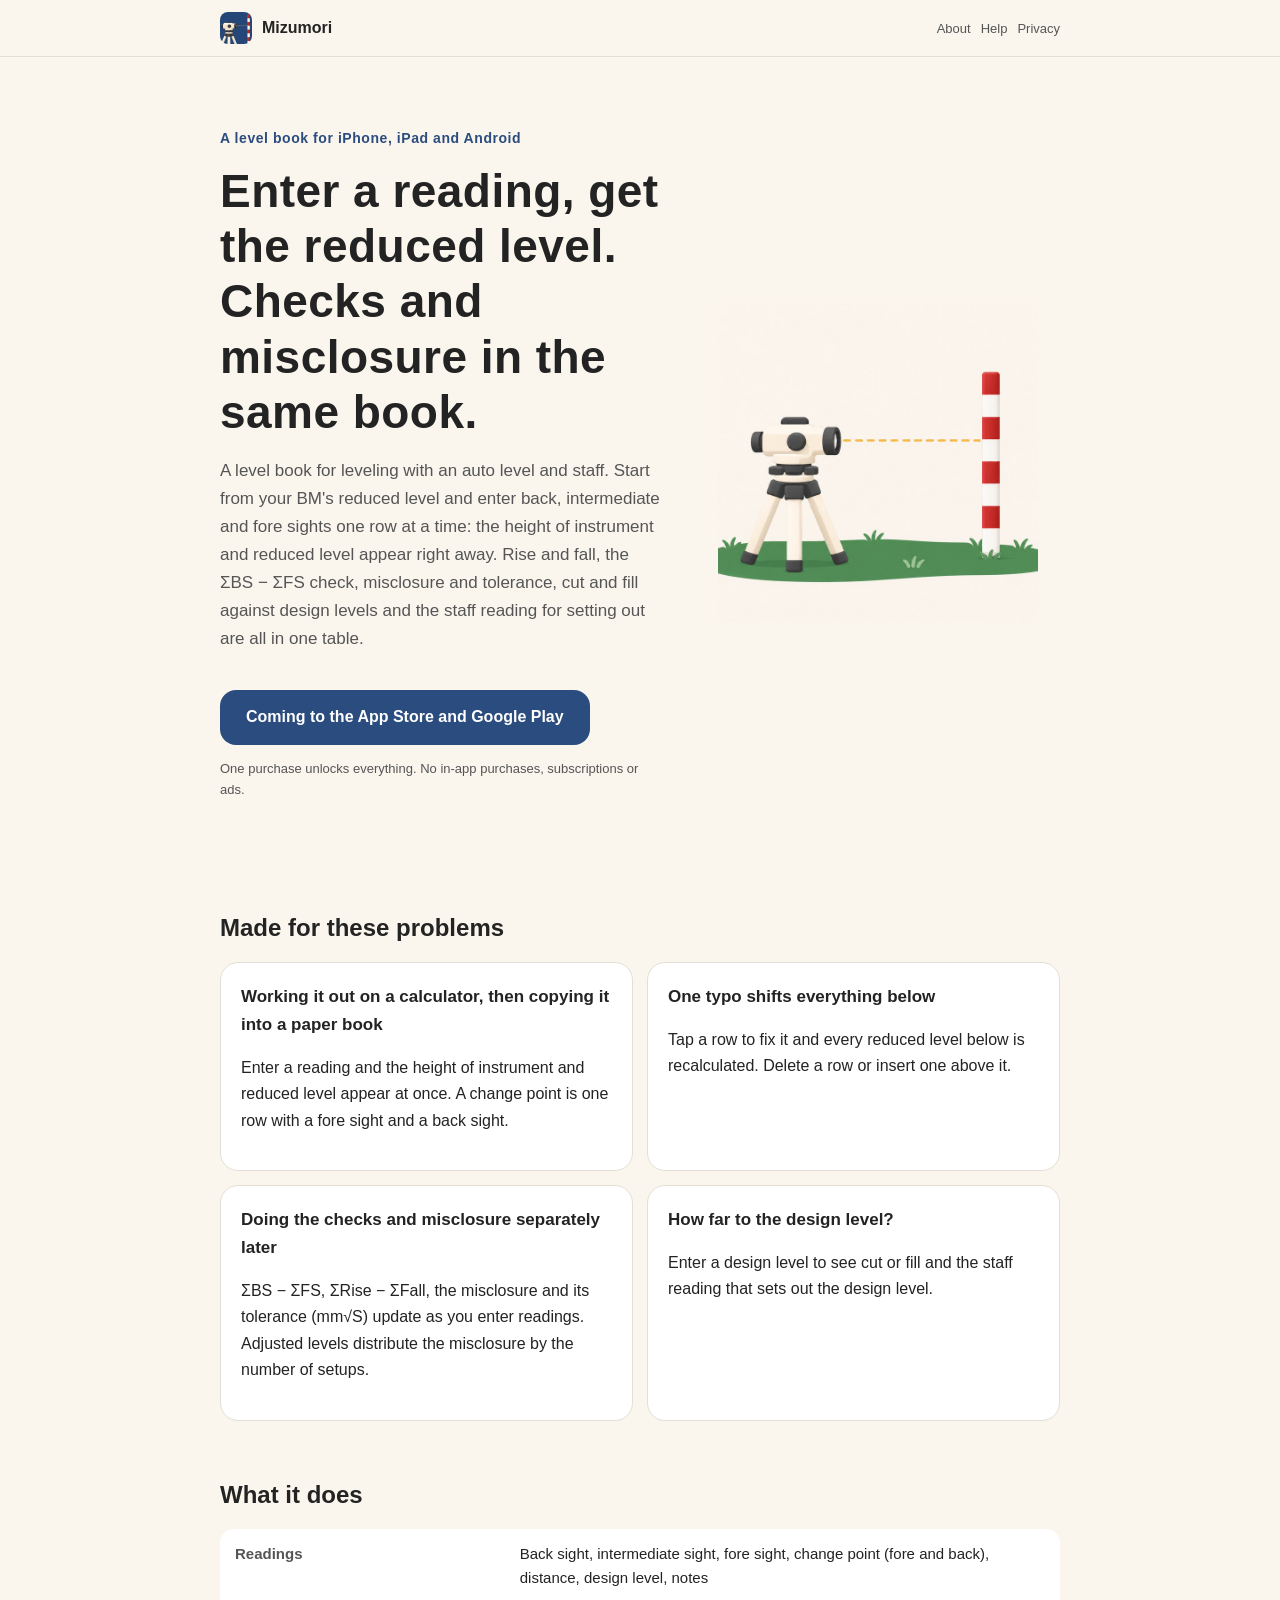
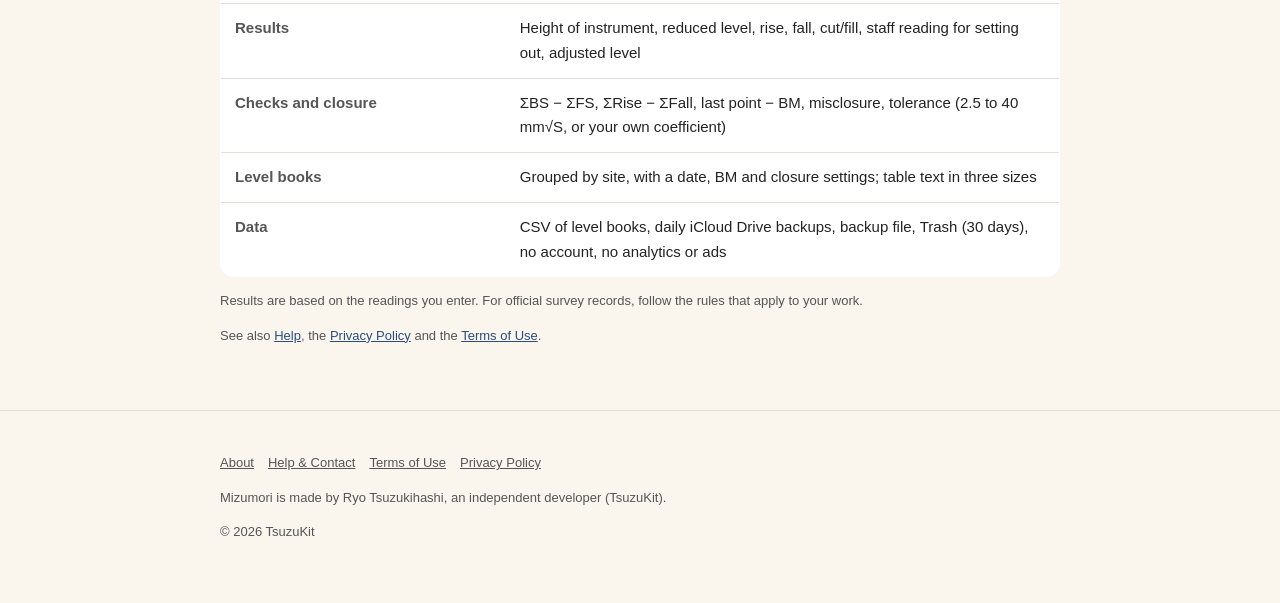
<file: index.html>
<!DOCTYPE html>
<html lang="ja" data-title-ja="みずもり｜レベル測量の野帳・水準測量の計算" data-title-en="Mizumori | Leveling field book">
<head>
<meta charset="UTF-8">
<meta name="viewport" content="width=device-width, initial-scale=1">
<script>(function(){var l=navigator.languages&&navigator.languages.length?navigator.languages:[navigator.language||"ja"],p="en";for(var i=0;i<l.length;i++){var c=String(l[i]).toLowerCase();if(c.indexOf("ja")===0){p="ja";break}if(c.indexOf("en")===0){p="en";break}}var d=document.documentElement;d.lang=p;var t=d.getAttribute("data-title-"+p);if(t){document.title=t}})();</script>
<title>みずもり｜レベル測量の野帳・水準測量の計算</title>
<meta name="description" content="読みを打てば、その場で器械高と地盤高。器高式と昇降式・検算・閉合差と配分・計画高との差と丁張の読みまで1つの野帳で。買い切り・広告なし。 / Enter a reading, get the reduced level. HI and rise-and-fall in one level book, with checks, misclosure and adjustment, cut and fill, and setting-out staff readings. One purchase, no ads.">
<meta property="og:title" content="みずもり｜レベル測量の野帳・水準測量の計算">
<meta property="og:description" content="読みを打てば、その場で器械高と地盤高。器高式と昇降式・検算・閉合差と配分・計画高との差と丁張の読みまで1つの野帳で。買い切り・広告なし。">
<meta property="og:type" content="website">
<meta property="og:url" content="https://mizumori.tsuzukit.com/">
<meta property="og:image" content="https://mizumori.tsuzukit.com/assets/og.jpg">
<link rel="icon" href="assets/icon.png">
<link rel="apple-touch-icon" href="assets/icon.png">
<link rel="stylesheet" href="style.css">
</head>
<body>
<div data-l="ja" lang="ja">
<header class="site"><div class="wrap">
<a class="brand" href="./"><img src="assets/icon.png" alt="" width="32" height="32">みずもり</a>
<nav class="site"><a href="./">紹介</a><a href="support.html">使い方</a><a href="privacy.html">プライバシー</a></nav>
</div></header>
<main class="wrap">
<section class="hero">
<div>
<p class="eyebrow">iPhone・iPad・Android のレベル測量の野帳</p>
<h1>読みを打てば、その場で地盤高。<br>検算も閉合差も、同じ野帳で。</h1>
<p class="lead">オートレベルと標尺で高さを測る、水準測量の野帳です。BM の地盤高から、後視・中間視・前視を1行ずつ打つたびに、器械高と地盤高が出ます。昇降式の昇・降、Σ後視 − Σ前視の検算、閉合差と許容、計画高との差（切土・盛土）と丁張の標尺の読みまで、1つの表に出します。</p>
<a class="cta" href="#store" id="store">App Store・Google Play で配信予定</a>
<p class="note">買い切りで全部の機能が使え、アプリ内課金・サブスクリプション・広告はありません。</p>
</div>
<img src="assets/hero.jpg" alt="現場でオートレベルと標尺を使って高さを測っている様子のイラスト" width="360">
</section>

<h2>こんな困りごとのために</h2>
<div class="grid two">
<div class="card"><h3>現場で電卓を叩いて、紙の野帳に写す</h3><p>読みを打つと、器械高と地盤高がその場で出ます。盛替えは同じ行に前視と後視を打つだけです。</p></div>
<div class="card"><h3>1つ打ち間違えると、下が全部ずれる</h3><p>行を押して直すと、その下の地盤高まで計算し直します。行を消す・上に足すもできます。</p></div>
<div class="card"><h3>検算と閉合差を、あとで別に計算している</h3><p>Σ後視 − Σ前視、Σ昇 − Σ降、閉合差と許容（mm√S）を、打つたびに出します。閉合差を器械点の数で配った「直した高さ」も出ます。</p></div>
<div class="card"><h3>計画高まであと何 cm か、すぐ知りたい</h3><p>計画高を入れると、切土・盛土と、計画高を出すために標尺で読む値（丁張）が出ます。</p></div>
</div>

<h2>できること</h2>
<table>
<tr><th>読み</th><td>後視・中間視・前視・盛替え（前視と後視）・距離・計画高・メモ</td></tr>
<tr><th>出す値</th><td>器械高・地盤高・昇・降・切盛・標尺の読み（丁張）・直した高さ</td></tr>
<tr><th>検算と閉合</th><td>Σ後視 − Σ前視・Σ昇 − Σ降・最後の点 − BM・閉合差・許容（1級 2.5〜簡易 40 mm√S・係数も入れられる）</td></tr>
<tr><th>野帳</th><td>現場ごとにまとめる・日付・BM・閉合の決まり・表の字の大きさ（3段）</td></tr>
<tr><th>データ</th><td>野帳の CSV・iCloud Drive の毎日の控え・控えのファイル・ゴミ箱（30日）・アカウントなし・解析と広告なし</td></tr>
</table>
<p class="note">計算は入れた読みをもとにしたものです。公共測量の成果としての扱いは、それぞれの規程に従ってください。</p>
<p class="note"><a href="support.html">使い方</a>・<a href="privacy.html">プライバシーポリシー</a>・<a href="terms.html">利用規約</a>もご覧ください。</p>
</main>
<footer class="site"><div class="wrap">
<p><a href="./">紹介</a><a href="support.html">使い方とお問い合わせ</a><a href="terms.html">利用規約</a><a href="privacy.html">プライバシーポリシー</a></p>
<p>みずもりは、個人開発者の續橋涼（TsuzuKit）が作っているアプリです。</p>
<p>© 2026 TsuzuKit</p>
</div></footer>
</div>
<div data-l="en" lang="en">
<header class="site"><div class="wrap">
<a class="brand" href="./"><img src="assets/icon.png" alt="" width="32" height="32">Mizumori</a>
<nav class="site"><a href="./">About</a><a href="support.html">Help</a><a href="privacy.html">Privacy</a></nav>
</div></header>
<main class="wrap">
<section class="hero">
<div>
<p class="eyebrow">A level book for iPhone, iPad and Android</p>
<h1>Enter a reading, get the reduced level.<br>Checks and misclosure in the same book.</h1>
<p class="lead">A level book for leveling with an auto level and staff. Start from your BM's reduced level and enter back, intermediate and fore sights one row at a time: the height of instrument and reduced level appear right away. Rise and fall, the ΣBS − ΣFS check, misclosure and tolerance, cut and fill against design levels and the staff reading for setting out are all in one table.</p>
<a class="cta" href="#store" id="store">Coming to the App Store and Google Play</a>
<p class="note">One purchase unlocks everything. No in-app purchases, subscriptions or ads.</p>
</div>
<img src="assets/hero.jpg" alt="Illustration of leveling on site with an auto level and a staff" width="360">
</section>

<h2>Made for these problems</h2>
<div class="grid two">
<div class="card"><h3>Working it out on a calculator, then copying it into a paper book</h3><p>Enter a reading and the height of instrument and reduced level appear at once. A change point is one row with a fore sight and a back sight.</p></div>
<div class="card"><h3>One typo shifts everything below</h3><p>Tap a row to fix it and every reduced level below is recalculated. Delete a row or insert one above it.</p></div>
<div class="card"><h3>Doing the checks and misclosure separately later</h3><p>ΣBS − ΣFS, ΣRise − ΣFall, the misclosure and its tolerance (mm√S) update as you enter readings. Adjusted levels distribute the misclosure by the number of setups.</p></div>
<div class="card"><h3>How far to the design level?</h3><p>Enter a design level to see cut or fill and the staff reading that sets out the design level.</p></div>
</div>

<h2>What it does</h2>
<table>
<tr><th>Readings</th><td>Back sight, intermediate sight, fore sight, change point (fore and back), distance, design level, notes</td></tr>
<tr><th>Results</th><td>Height of instrument, reduced level, rise, fall, cut/fill, staff reading for setting out, adjusted level</td></tr>
<tr><th>Checks and closure</th><td>ΣBS − ΣFS, ΣRise − ΣFall, last point − BM, misclosure, tolerance (2.5 to 40 mm√S, or your own coefficient)</td></tr>
<tr><th>Level books</th><td>Grouped by site, with a date, BM and closure settings; table text in three sizes</td></tr>
<tr><th>Data</th><td>CSV of level books, daily iCloud Drive backups, backup file, Trash (30 days), no account, no analytics or ads</td></tr>
</table>
<p class="note">Results are based on the readings you enter. For official survey records, follow the rules that apply to your work.</p>
<p class="note">See also <a href="support.html">Help</a>, the <a href="privacy.html">Privacy Policy</a> and the <a href="terms.html">Terms of Use</a>.</p>
</main>
<footer class="site"><div class="wrap">
<p><a href="./">About</a><a href="support.html">Help & Contact</a><a href="terms.html">Terms of Use</a><a href="privacy.html">Privacy Policy</a></p>
<p>Mizumori is made by Ryo Tsuzukihashi, an independent developer (TsuzuKit).</p>
<p>© 2026 TsuzuKit</p>
</div></footer>
</div>
</body>
</html>
</file>
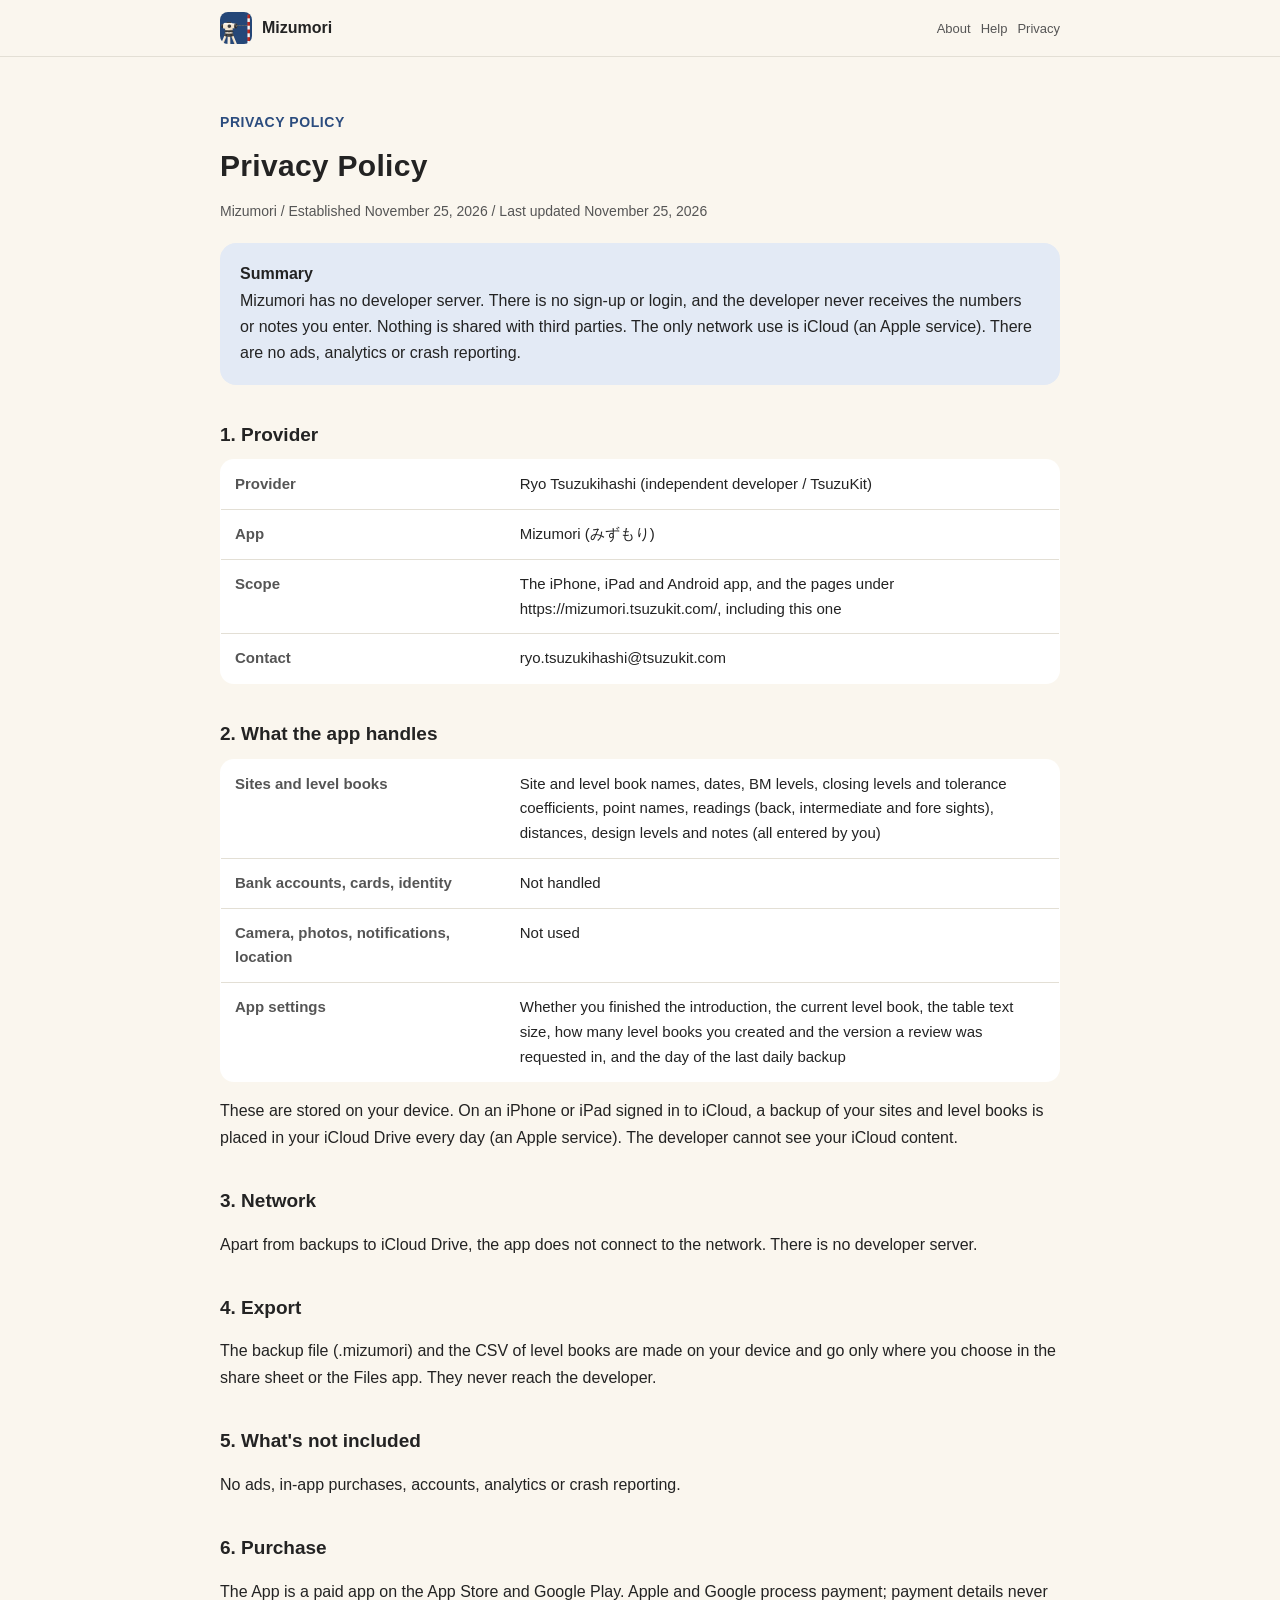
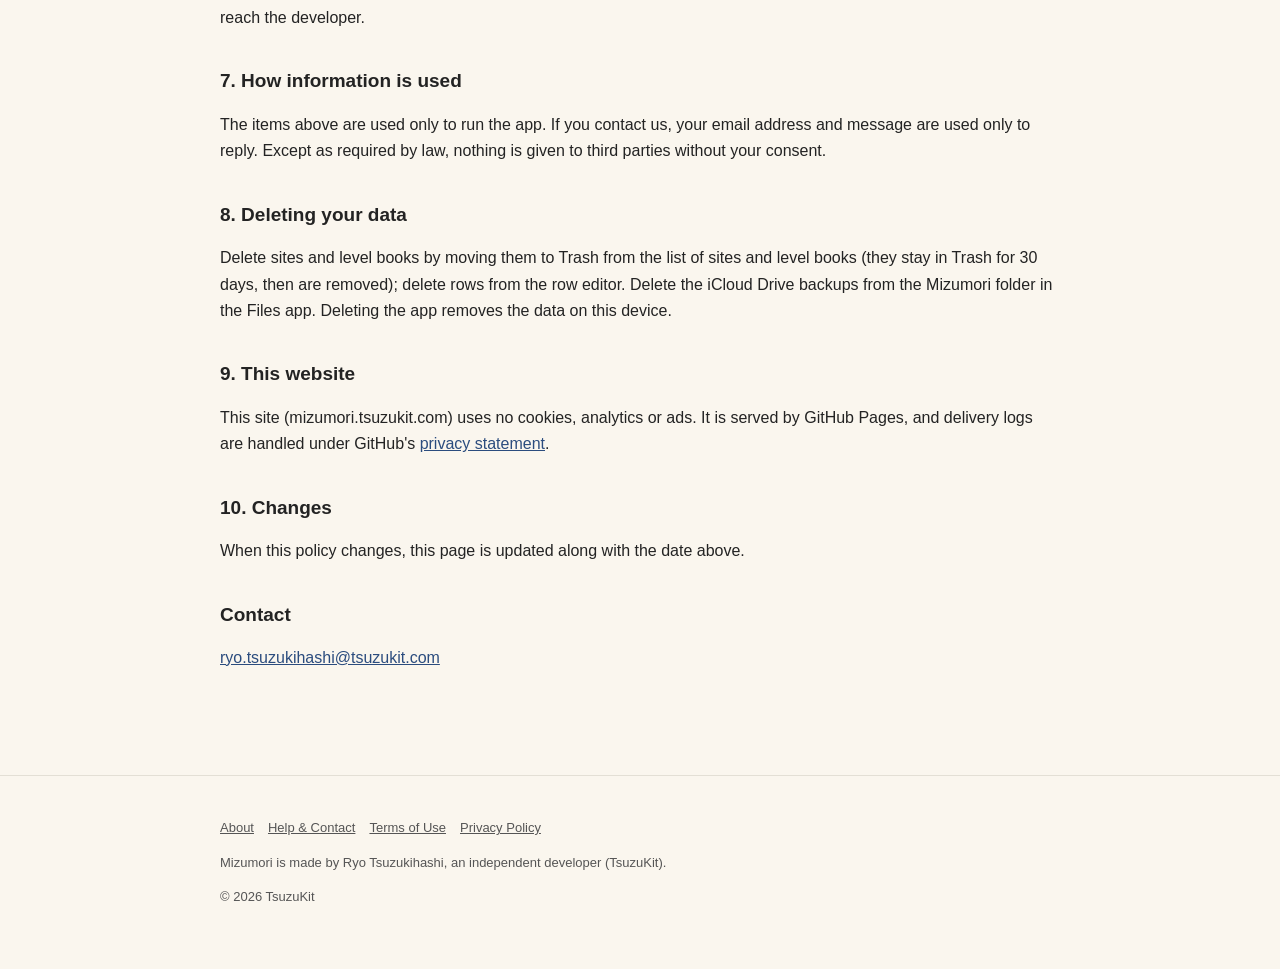
<file: privacy.html>
<!DOCTYPE html>
<html lang="ja" data-title-ja="プライバシーポリシー - みずもり" data-title-en="Privacy Policy - Mizumori">
<head>
<meta charset="UTF-8">
<meta name="viewport" content="width=device-width, initial-scale=1">
<script>(function(){var l=navigator.languages&&navigator.languages.length?navigator.languages:[navigator.language||"ja"],p="en";for(var i=0;i<l.length;i++){var c=String(l[i]).toLowerCase();if(c.indexOf("ja")===0){p="ja";break}if(c.indexOf("en")===0){p="en";break}}var d=document.documentElement;d.lang=p;var t=d.getAttribute("data-title-"+p);if(t){document.title=t}})();</script>
<title>プライバシーポリシー - みずもり</title>
<meta name="description" content="みずもりのプライバシーポリシー。開発者は個人情報を集めません。測った値やメモは端末の外に送りません。 / Privacy Policy for Mizumori. The developer collects no personal information. Your readings and notes never leave your device.">
<meta property="og:title" content="プライバシーポリシー - みずもり">
<meta property="og:description" content="みずもりのプライバシーポリシー。開発者は個人情報を集めません。測った値やメモは端末の外に送りません。">
<meta property="og:type" content="website">
<meta property="og:url" content="https://mizumori.tsuzukit.com/privacy.html">
<meta property="og:image" content="https://mizumori.tsuzukit.com/assets/og.jpg">
<link rel="icon" href="assets/icon.png">
<link rel="apple-touch-icon" href="assets/icon.png">
<link rel="stylesheet" href="style.css">
</head>
<body>
<div data-l="ja" lang="ja">
<header class="site"><div class="wrap">
<a class="brand" href="./"><img src="assets/icon.png" alt="" width="32" height="32">みずもり</a>
<nav class="site"><a href="./">紹介</a><a href="support.html">使い方</a><a href="privacy.html">プライバシー</a></nav>
</div></header>
<main class="wrap">
<article class="doc">
<p class="eyebrow">PRIVACY POLICY</p>
<h1>プライバシーポリシー</h1>
<p class="meta">みずもり／制定日 2026年11月25日／改定日 2026年11月25日</p>
<div class="summary"><strong>このポリシーの要旨</strong><br>みずもりは、開発者のサーバーを持たないアプリです。アカウント登録やログインはなく、開発者があなたの打った数やメモを受け取ることはありません。第三者に渡すこともありません。通信は iCloud（Apple のサービス）だけです。広告、分析ツール、クラッシュを報告する仕組みは入れていません。</div>
<h2>1. 提供者</h2>
<table>
<tr><th>提供者</th><td>續橋涼（個人開発者 / TsuzuKit）</td></tr>
<tr><th>アプリ名</th><td>みずもり（英語名 Mizumori）</td></tr>
<tr><th>対象</th><td>iPhone・iPad・Android 向けアプリと、このページを含む https://mizumori.tsuzukit.com/ 配下のページ</td></tr>
<tr><th>連絡先</th><td>ryo.tsuzukihashi@tsuzukit.com</td></tr>
</table>
<h2>2. アプリが扱うもの</h2>
<table>
<tr><th>現場と野帳</th><td>現場と野帳の名前・日付・BM の地盤高・閉合の高さと許容の係数・測点の名前・読み（後視・中間視・前視）・距離・計画高・メモ（どれもあなたが入れたもの）</td></tr>
<tr><th>銀行の口座・カード・本人の情報</th><td>扱いません</td></tr>
<tr><th>カメラ・写真・通知・位置</th><td>使いません</td></tr>
<tr><th>アプリの設定</th><td>案内を終えたかどうか・いまの野帳・表の字の大きさ・作った野帳の数とレビューのお願いを出した版・毎日の控えの日</td></tr>
</table>
<p>これらは端末の中に保存します。iCloud に入っている iPhone・iPad では、現場と野帳の控えをあなたの iCloud Drive に毎日置きます（Apple のサービス）。開発者は、あなたの iCloud の中身を見ることはできません。</p>
<h2>3. 通信</h2>
<p>iCloud Drive への控えのほかに、通信はしません。開発者のサーバーはありません。</p>
<h2>4. 書き出し</h2>
<p>控えのファイル（.mizumori）と野帳の CSV は端末の中で作ります。送り先は、あなたが共有の画面やファイル App で選んだ場所です。開発者には届きません。</p>
<h2>5. 入れていないもの</h2>
<p>広告・アプリ内課金・アカウント登録・分析ツール・クラッシュの報告は入れていません。</p>
<h2>6. 購入</h2>
<p>本アプリは App Store と Google Play の有料アプリです。お支払いは Apple・Google が処理し、支払いの情報は開発者には届きません。</p>
<h2>7. 情報を使う目的</h2>
<p>上のものは、アプリを動かすためだけに使います。お問い合わせをいただいたときは、メールアドレスと内容をお返事のためだけに使います。法令にもとづく場合を除き、本人の同意なく第三者に渡すことはありません。</p>
<h2>8. 消したいとき</h2>
<p>現場と野帳は、現場と野帳の一覧からゴミ箱に入れて消せます（ゴミ箱に30日残り、そのあと消えます）。行は、行の窓から消せます。iCloud Drive の控えは、ファイル App の「Mizumori」のフォルダから消せます。アプリを消すと、端末の中のデータは消えます。</p>
<h2>9. このウェブサイトについて</h2>
<p>このサイト（mizumori.tsuzukit.com）は、Cookie も、アクセスを計測する仕組みも、広告も使っていません。サイトは GitHub Pages で配信しており、配信の記録は GitHub の <a href="https://docs.github.com/ja/site-policy/privacy-policies/github-general-privacy-statement">プライバシーについての声明</a> に沿って扱われます。</p>
<h2>10. 改定</h2>
<p>このポリシーを変えるときは、このページを書きかえ、上の改定日を新しくします。</p>
<h2>お問い合わせ</h2>
<p><a href="mailto:ryo.tsuzukihashi@tsuzukit.com">ryo.tsuzukihashi@tsuzukit.com</a></p>
</article>
</main>
<footer class="site"><div class="wrap">
<p><a href="./">紹介</a><a href="support.html">使い方とお問い合わせ</a><a href="terms.html">利用規約</a><a href="privacy.html">プライバシーポリシー</a></p>
<p>みずもりは、個人開発者の續橋涼（TsuzuKit）が作っているアプリです。</p>
<p>© 2026 TsuzuKit</p>
</div></footer>
</div>
<div data-l="en" lang="en">
<header class="site"><div class="wrap">
<a class="brand" href="./"><img src="assets/icon.png" alt="" width="32" height="32">Mizumori</a>
<nav class="site"><a href="./">About</a><a href="support.html">Help</a><a href="privacy.html">Privacy</a></nav>
</div></header>
<main class="wrap">
<article class="doc">
<p class="eyebrow">PRIVACY POLICY</p>
<h1>Privacy Policy</h1>
<p class="meta">Mizumori / Established November 25, 2026 / Last updated November 25, 2026</p>
<div class="summary"><strong>Summary</strong><br>Mizumori has no developer server. There is no sign-up or login, and the developer never receives the numbers or notes you enter. Nothing is shared with third parties. The only network use is iCloud (an Apple service). There are no ads, analytics or crash reporting.</div>
<h2>1. Provider</h2>
<table>
<tr><th>Provider</th><td>Ryo Tsuzukihashi (independent developer / TsuzuKit)</td></tr>
<tr><th>App</th><td>Mizumori (みずもり)</td></tr>
<tr><th>Scope</th><td>The iPhone, iPad and Android app, and the pages under https://mizumori.tsuzukit.com/, including this one</td></tr>
<tr><th>Contact</th><td>ryo.tsuzukihashi@tsuzukit.com</td></tr>
</table>
<h2>2. What the app handles</h2>
<table>
<tr><th>Sites and level books</th><td>Site and level book names, dates, BM levels, closing levels and tolerance coefficients, point names, readings (back, intermediate and fore sights), distances, design levels and notes (all entered by you)</td></tr>
<tr><th>Bank accounts, cards, identity</th><td>Not handled</td></tr>
<tr><th>Camera, photos, notifications, location</th><td>Not used</td></tr>
<tr><th>App settings</th><td>Whether you finished the introduction, the current level book, the table text size, how many level books you created and the version a review was requested in, and the day of the last daily backup</td></tr>
</table>
<p>These are stored on your device. On an iPhone or iPad signed in to iCloud, a backup of your sites and level books is placed in your iCloud Drive every day (an Apple service). The developer cannot see your iCloud content.</p>
<h2>3. Network</h2>
<p>Apart from backups to iCloud Drive, the app does not connect to the network. There is no developer server.</p>
<h2>4. Export</h2>
<p>The backup file (.mizumori) and the CSV of level books are made on your device and go only where you choose in the share sheet or the Files app. They never reach the developer.</p>
<h2>5. What's not included</h2>
<p>No ads, in-app purchases, accounts, analytics or crash reporting.</p>
<h2>6. Purchase</h2>
<p>The App is a paid app on the App Store and Google Play. Apple and Google process payment; payment details never reach the developer.</p>
<h2>7. How information is used</h2>
<p>The items above are used only to run the app. If you contact us, your email address and message are used only to reply. Except as required by law, nothing is given to third parties without your consent.</p>
<h2>8. Deleting your data</h2>
<p>Delete sites and level books by moving them to Trash from the list of sites and level books (they stay in Trash for 30 days, then are removed); delete rows from the row editor. Delete the iCloud Drive backups from the Mizumori folder in the Files app. Deleting the app removes the data on this device.</p>
<h2>9. This website</h2>
<p>This site (mizumori.tsuzukit.com) uses no cookies, analytics or ads. It is served by GitHub Pages, and delivery logs are handled under GitHub's <a href="https://docs.github.com/en/site-policy/privacy-policies/github-general-privacy-statement">privacy statement</a>.</p>
<h2>10. Changes</h2>
<p>When this policy changes, this page is updated along with the date above.</p>
<h2>Contact</h2>
<p><a href="mailto:ryo.tsuzukihashi@tsuzukit.com">ryo.tsuzukihashi@tsuzukit.com</a></p>
</article>
</main>
<footer class="site"><div class="wrap">
<p><a href="./">About</a><a href="support.html">Help & Contact</a><a href="terms.html">Terms of Use</a><a href="privacy.html">Privacy Policy</a></p>
<p>Mizumori is made by Ryo Tsuzukihashi, an independent developer (TsuzuKit).</p>
<p>© 2026 TsuzuKit</p>
</div></footer>
</div>
</body>
</html>
</file>
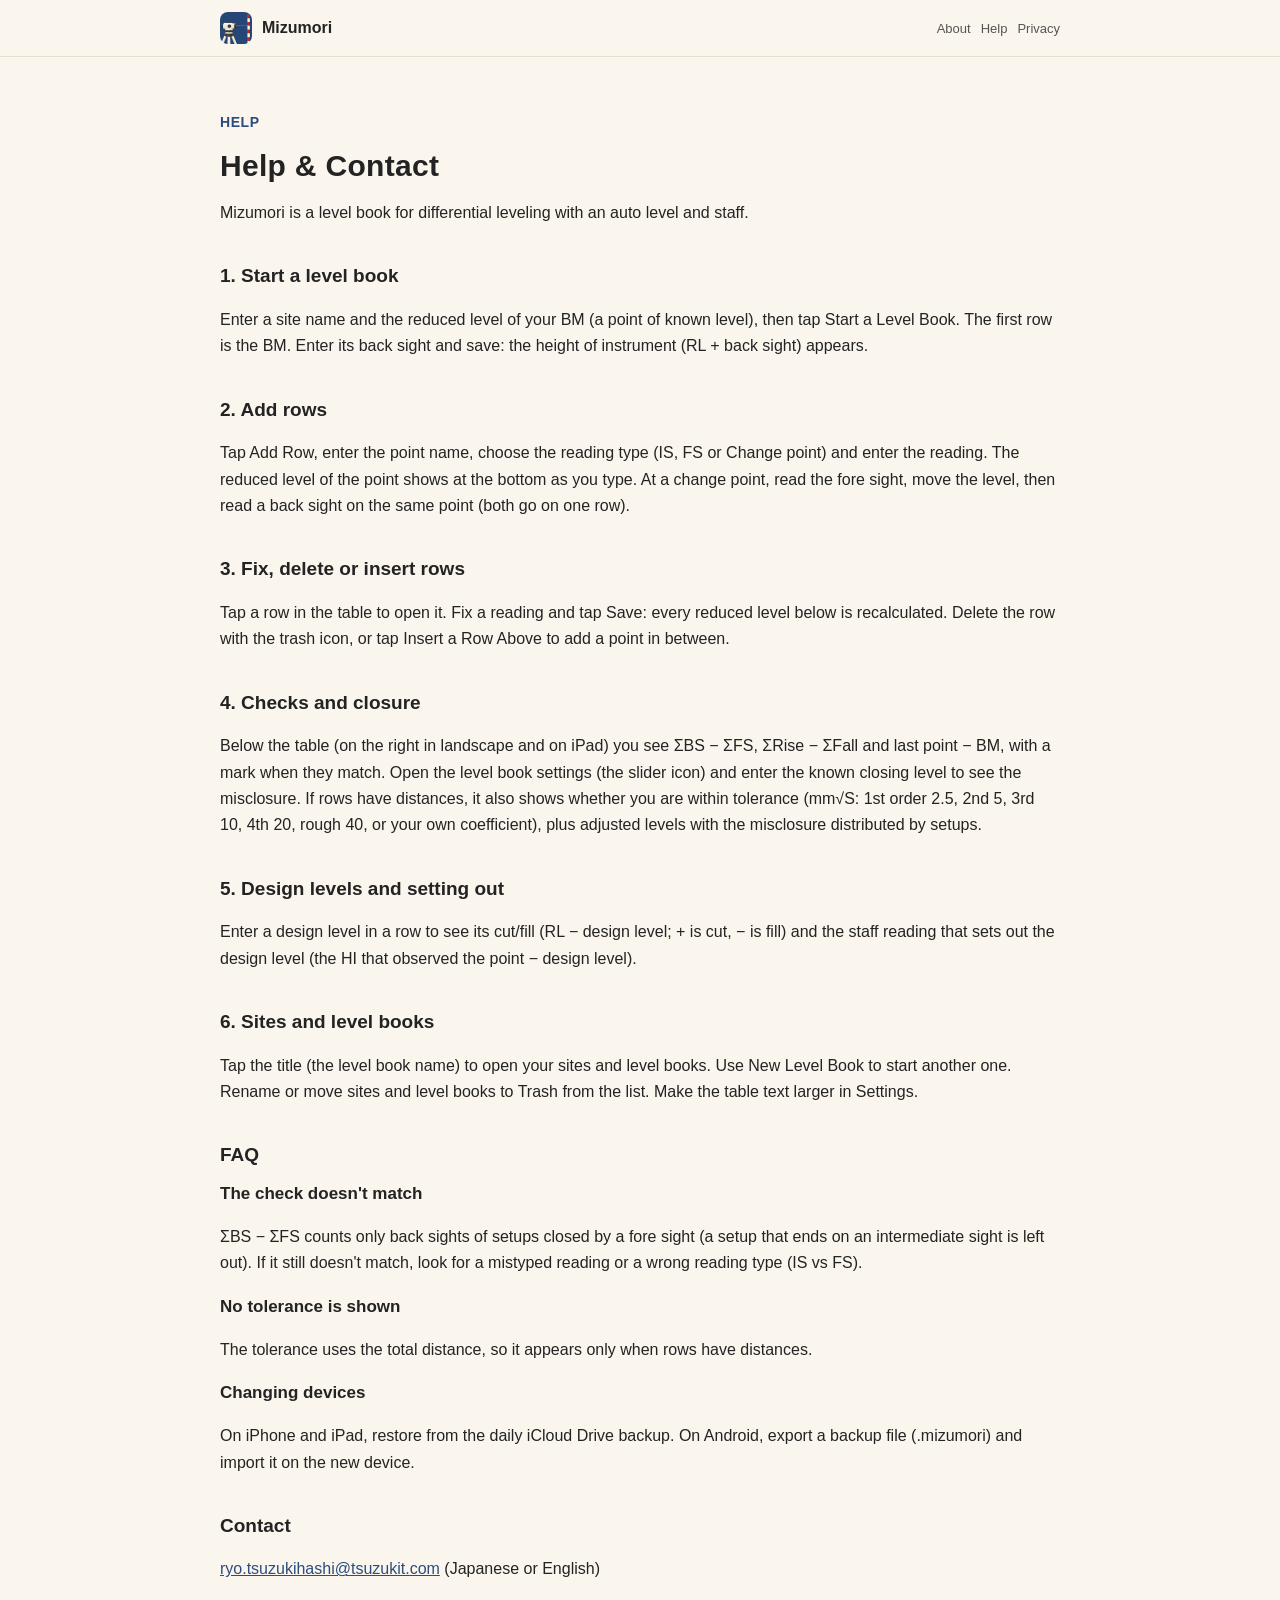
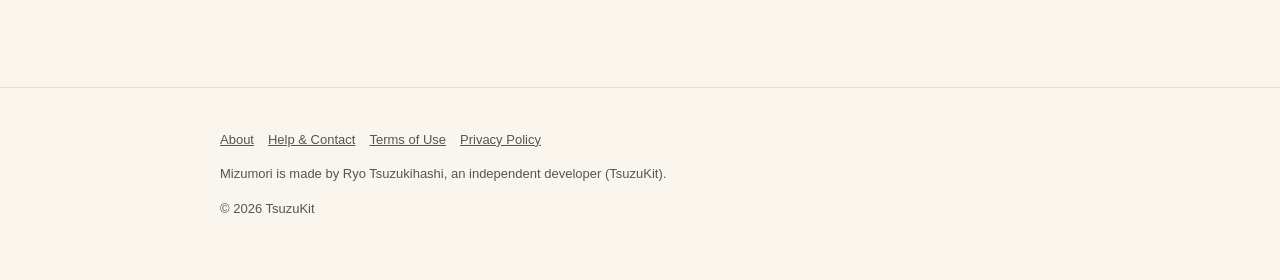
<file: support.html>
<!DOCTYPE html>
<html lang="ja" data-title-ja="使い方とお問い合わせ - みずもり" data-title-en="Help &amp; Contact - Mizumori">
<head>
<meta charset="UTF-8">
<meta name="viewport" content="width=device-width, initial-scale=1">
<script>(function(){var l=navigator.languages&&navigator.languages.length?navigator.languages:[navigator.language||"ja"],p="en";for(var i=0;i<l.length;i++){var c=String(l[i]).toLowerCase();if(c.indexOf("ja")===0){p="ja";break}if(c.indexOf("en")===0){p="en";break}}var d=document.documentElement;d.lang=p;var t=d.getAttribute("data-title-"+p);if(t){document.title=t}})();</script>
<title>使い方とお問い合わせ - みずもり</title>
<meta name="description" content="みずもりの使い方（野帳をはじめる・行を足す・直す・検算と閉合・計画高と丁張・現場と野帳）とよくあるご質問、お問い合わせ。 / How to use Mizumori (starting a level book, adding and fixing rows, checks and closure, design levels, sites and level books), FAQ and contact.">
<meta property="og:title" content="使い方とお問い合わせ - みずもり">
<meta property="og:description" content="みずもりの使い方（野帳をはじめる・行を足す・直す・検算と閉合・計画高と丁張・現場と野帳）とよくあるご質問、お問い合わせ。">
<meta property="og:type" content="website">
<meta property="og:url" content="https://mizumori.tsuzukit.com/support.html">
<meta property="og:image" content="https://mizumori.tsuzukit.com/assets/og.jpg">
<link rel="icon" href="assets/icon.png">
<link rel="apple-touch-icon" href="assets/icon.png">
<link rel="stylesheet" href="style.css">
</head>
<body>
<div data-l="ja" lang="ja">
<header class="site"><div class="wrap">
<a class="brand" href="./"><img src="assets/icon.png" alt="" width="32" height="32">みずもり</a>
<nav class="site"><a href="./">紹介</a><a href="support.html">使い方</a><a href="privacy.html">プライバシー</a></nav>
</div></header>
<main class="wrap">
<article class="doc">
<p class="eyebrow">HELP</p>
<h1>使い方とお問い合わせ</h1>
<p>みずもりは、オートレベルと標尺で高さを測る、水準測量（レベル測量）の野帳です。</p>
<h2>1. 野帳をはじめる</h2>
<p>現場の名前と BM（高さが分かっている点）の地盤高を入れて［野帳をはじめる］を押します。1行目は BM の行です。後視を入れて保存すると、器械高（地盤高 ＋ 後視）が出ます。</p>
<h2>2. 行を足す</h2>
<p>［行を足す］で、測点の名前と読みの種類（中間視・前視・盛替え）を選んで読みを打ちます。打っているあいだ、下にこの点の地盤高が出ます。盛替えは、前視を読んでから器械を据えかえ、同じ点に後視を読みます（同じ行に両方入れます）。</p>
<h2>3. 行を直す・消す・上に足す</h2>
<p>表の行を押すと、行の窓が開きます。読みを直して［保存］を押すと、その下の地盤高まで計算し直します。ごみ箱の印で行を消せます。［この行の上に1行足す］で、あいだの点を足せます。</p>
<h2>4. 検算と閉合</h2>
<p>表の下（横の画面と iPad では右）に、Σ後視 − Σ前視・Σ昇 − Σ降と、最後の点 − BM が出ます。合っていれば印が付きます。上の調整の印から「野帳の決まり」を開き、終わりの既知の高さを入れると閉合差が出ます。行に距離を入れておくと、許容（mm√S。1級 2.5・2級 5・3級 10・4級 20・簡易 40・係数を入れる）に収まるかも出ます。閉合差を器械点の数で配った「直した高さ」も出ます。</p>
<h2>5. 計画高と丁張</h2>
<p>行の窓で計画高を入れると、その点の切盛（地盤高 − 計画高。＋は切土・−は盛土）と、計画高を出すために標尺で読む値（その点を測った器械高 − 計画高）が出ます。</p>
<h2>6. 現場と野帳を分ける</h2>
<p>上の題（野帳の名前）を押すと、現場と野帳の一覧が開きます。［新しい野帳］で別の野帳を始められます。現場や野帳の名前を直す・ゴミ箱に入れるは、一覧から。設定で表の字を大きくできます。</p>
<h2>よくあるご質問</h2>
<h3>検算が合わない</h3>
<p>Σ後視 − Σ前視は、前視で閉じた器械点の後視だけで数えます（最後が中間視で終わった器械点は入りません）。それでも合わないときは、読みの打ち間違いか、読みの種類（中間視と前視）の選びまちがいを見てください。</p>
<h3>許容が出ない</h3>
<p>許容は総距離から出すので、行に距離を入れたときだけ出ます。</p>
<h3>機種変更のとき</h3>
<p>iPhone・iPad は iCloud Drive の毎日の控えから戻せます。Android は控えのファイル（.mizumori）を書き出して、新しい端末で読みこみます。</p>
<h2>お問い合わせ</h2>
<p><a href="mailto:ryo.tsuzukihashi@tsuzukit.com">ryo.tsuzukihashi@tsuzukit.com</a>（日本語・英語）</p>
</article>
</main>
<footer class="site"><div class="wrap">
<p><a href="./">紹介</a><a href="support.html">使い方とお問い合わせ</a><a href="terms.html">利用規約</a><a href="privacy.html">プライバシーポリシー</a></p>
<p>みずもりは、個人開発者の續橋涼（TsuzuKit）が作っているアプリです。</p>
<p>© 2026 TsuzuKit</p>
</div></footer>
</div>
<div data-l="en" lang="en">
<header class="site"><div class="wrap">
<a class="brand" href="./"><img src="assets/icon.png" alt="" width="32" height="32">Mizumori</a>
<nav class="site"><a href="./">About</a><a href="support.html">Help</a><a href="privacy.html">Privacy</a></nav>
</div></header>
<main class="wrap">
<article class="doc">
<p class="eyebrow">HELP</p>
<h1>Help &amp; Contact</h1>
<p>Mizumori is a level book for differential leveling with an auto level and staff.</p>
<h2>1. Start a level book</h2>
<p>Enter a site name and the reduced level of your BM (a point of known level), then tap Start a Level Book. The first row is the BM. Enter its back sight and save: the height of instrument (RL + back sight) appears.</p>
<h2>2. Add rows</h2>
<p>Tap Add Row, enter the point name, choose the reading type (IS, FS or Change point) and enter the reading. The reduced level of the point shows at the bottom as you type. At a change point, read the fore sight, move the level, then read a back sight on the same point (both go on one row).</p>
<h2>3. Fix, delete or insert rows</h2>
<p>Tap a row in the table to open it. Fix a reading and tap Save: every reduced level below is recalculated. Delete the row with the trash icon, or tap Insert a Row Above to add a point in between.</p>
<h2>4. Checks and closure</h2>
<p>Below the table (on the right in landscape and on iPad) you see ΣBS − ΣFS, ΣRise − ΣFall and last point − BM, with a mark when they match. Open the level book settings (the slider icon) and enter the known closing level to see the misclosure. If rows have distances, it also shows whether you are within tolerance (mm√S: 1st order 2.5, 2nd 5, 3rd 10, 4th 20, rough 40, or your own coefficient), plus adjusted levels with the misclosure distributed by setups.</p>
<h2>5. Design levels and setting out</h2>
<p>Enter a design level in a row to see its cut/fill (RL − design level; + is cut, − is fill) and the staff reading that sets out the design level (the HI that observed the point − design level).</p>
<h2>6. Sites and level books</h2>
<p>Tap the title (the level book name) to open your sites and level books. Use New Level Book to start another one. Rename or move sites and level books to Trash from the list. Make the table text larger in Settings.</p>
<h2>FAQ</h2>
<h3>The check doesn't match</h3>
<p>ΣBS − ΣFS counts only back sights of setups closed by a fore sight (a setup that ends on an intermediate sight is left out). If it still doesn't match, look for a mistyped reading or a wrong reading type (IS vs FS).</p>
<h3>No tolerance is shown</h3>
<p>The tolerance uses the total distance, so it appears only when rows have distances.</p>
<h3>Changing devices</h3>
<p>On iPhone and iPad, restore from the daily iCloud Drive backup. On Android, export a backup file (.mizumori) and import it on the new device.</p>
<h2>Contact</h2>
<p><a href="mailto:ryo.tsuzukihashi@tsuzukit.com">ryo.tsuzukihashi@tsuzukit.com</a> (Japanese or English)</p>
</article>
</main>
<footer class="site"><div class="wrap">
<p><a href="./">About</a><a href="support.html">Help & Contact</a><a href="terms.html">Terms of Use</a><a href="privacy.html">Privacy Policy</a></p>
<p>Mizumori is made by Ryo Tsuzukihashi, an independent developer (TsuzuKit).</p>
<p>© 2026 TsuzuKit</p>
</div></footer>
</div>
</body>
</html>
</file>
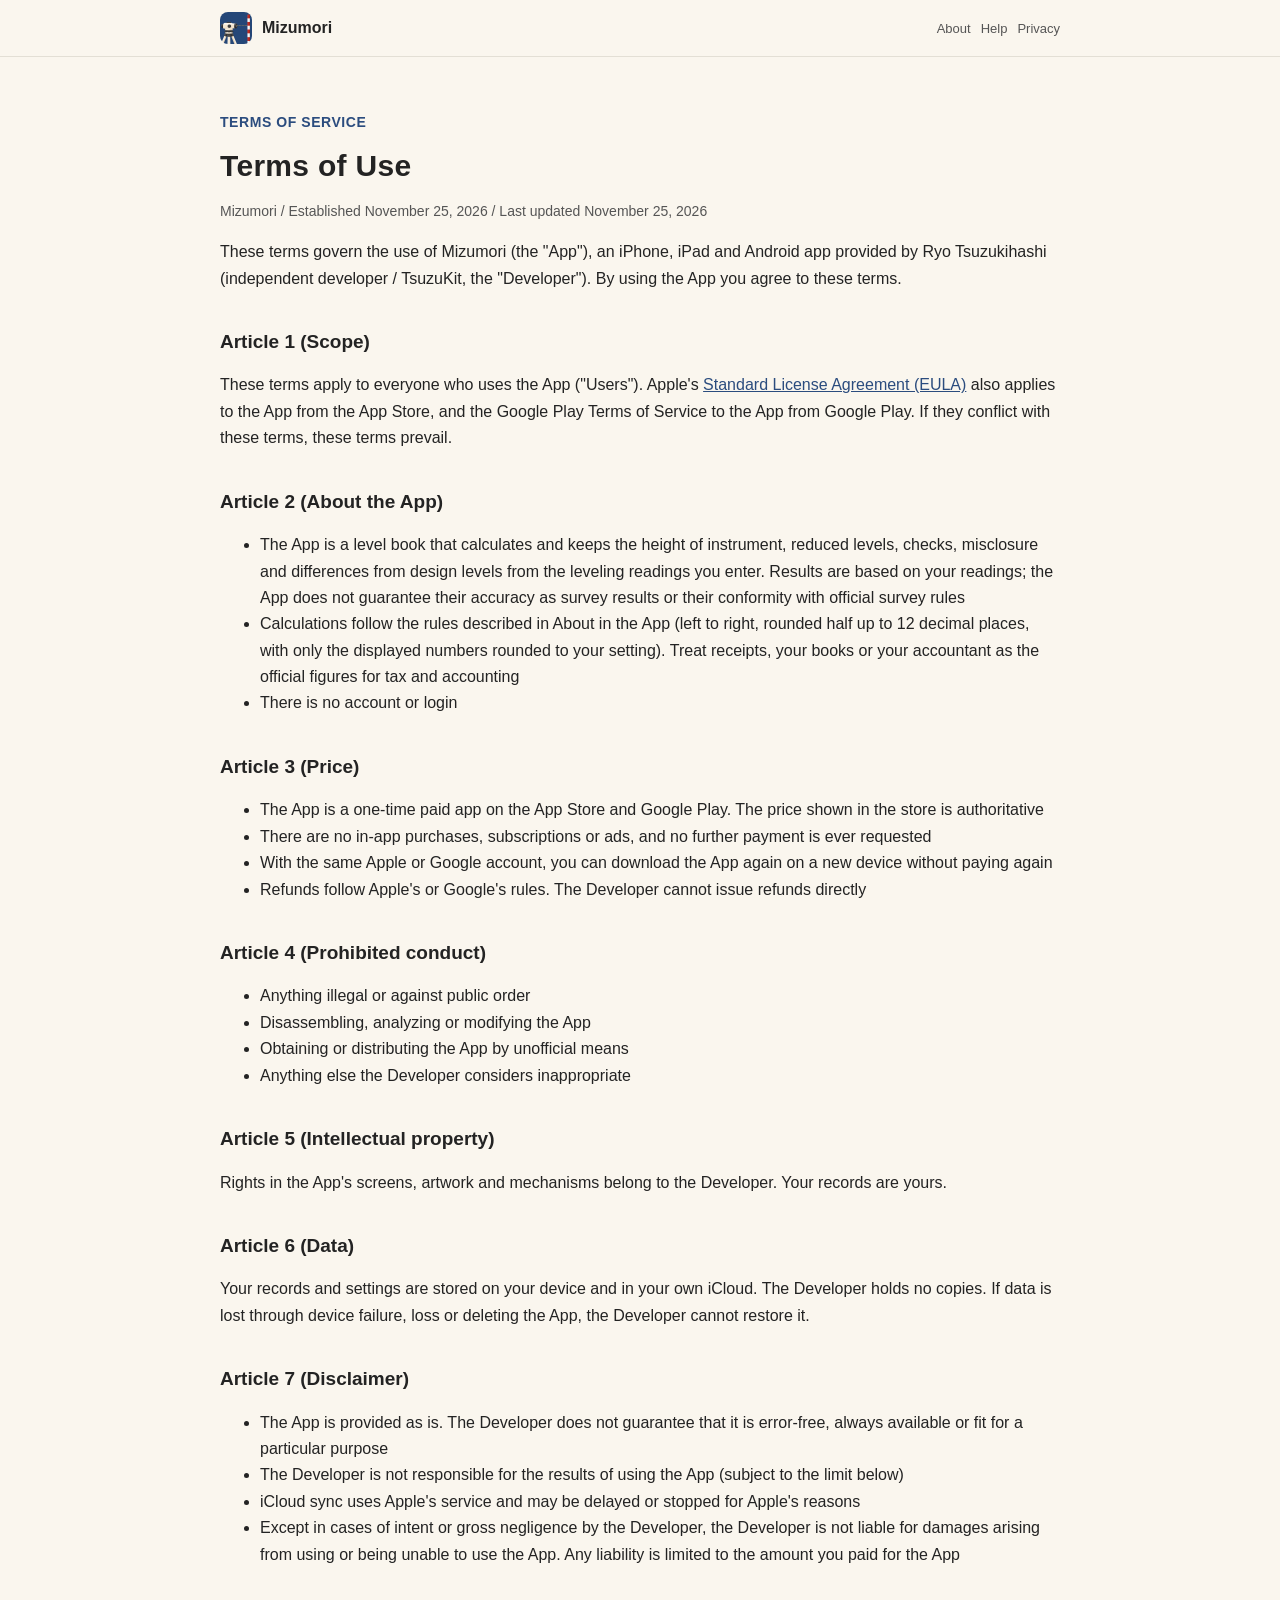
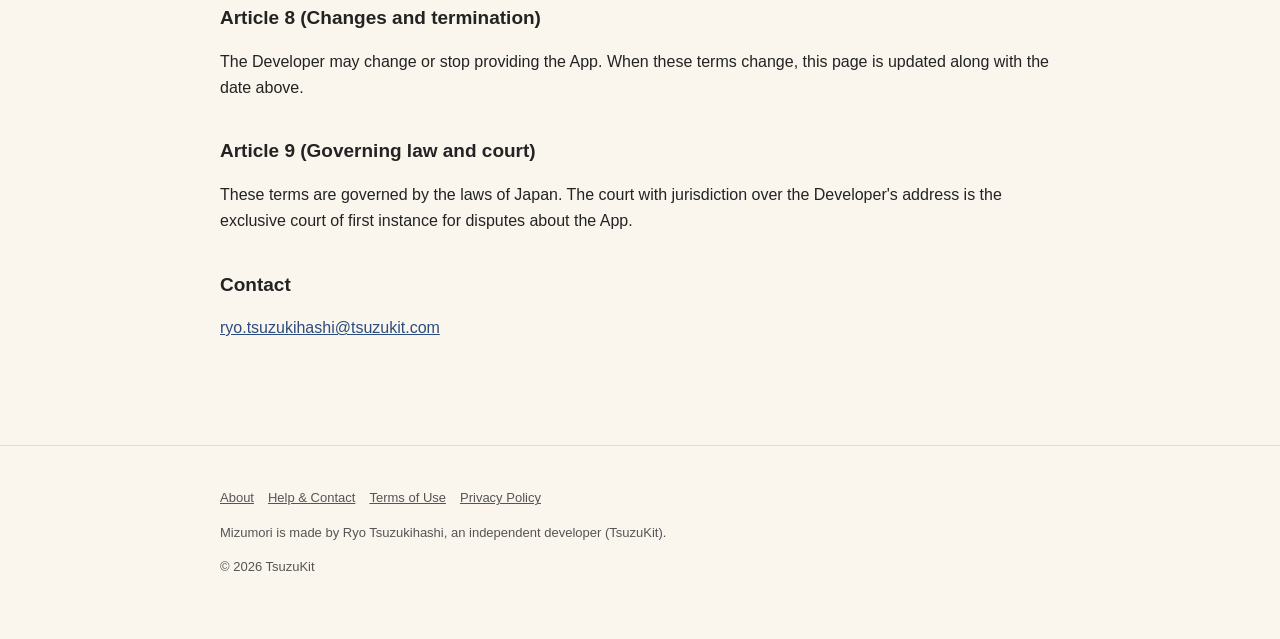
<file: terms.html>
<!DOCTYPE html>
<html lang="ja" data-title-ja="利用規約 - みずもり" data-title-en="Terms of Use - Mizumori">
<head>
<meta charset="UTF-8">
<meta name="viewport" content="width=device-width, initial-scale=1">
<script>(function(){var l=navigator.languages&&navigator.languages.length?navigator.languages:[navigator.language||"ja"],p="en";for(var i=0;i<l.length;i++){var c=String(l[i]).toLowerCase();if(c.indexOf("ja")===0){p="ja";break}if(c.indexOf("en")===0){p="en";break}}var d=document.documentElement;d.lang=p;var t=d.getAttribute("data-title-"+p);if(t){document.title=t}})();</script>
<title>利用規約 - みずもり</title>
<meta name="description" content="みずもりの利用規約。 / Terms of Use for Mizumori.">
<meta property="og:title" content="利用規約 - みずもり">
<meta property="og:description" content="みずもりの利用規約。">
<meta property="og:type" content="website">
<meta property="og:url" content="https://mizumori.tsuzukit.com/terms.html">
<meta property="og:image" content="https://mizumori.tsuzukit.com/assets/og.jpg">
<link rel="icon" href="assets/icon.png">
<link rel="apple-touch-icon" href="assets/icon.png">
<link rel="stylesheet" href="style.css">
</head>
<body>
<div data-l="ja" lang="ja">
<header class="site"><div class="wrap">
<a class="brand" href="./"><img src="assets/icon.png" alt="" width="32" height="32">みずもり</a>
<nav class="site"><a href="./">紹介</a><a href="support.html">使い方</a><a href="privacy.html">プライバシー</a></nav>
</div></header>
<main class="wrap">
<article class="doc">
<p class="eyebrow">TERMS OF SERVICE</p>
<h1>利用規約</h1>
<p class="meta">みずもり／制定日 2026年11月25日／改定日 2026年11月25日</p>
<p>この規約は、續橋涼（個人開発者 / TsuzuKit。以下「開発者」）が提供する iPhone・iPad・Android アプリ「みずもり」（以下「本アプリ」）を使うときの決まりです。本アプリを使った時点で、この規約に同意したものとします。</p>
<h2>第1条（適用）</h2>
<p>この規約は、本アプリを使うすべての方（以下「利用者」）に適用されます。App Store から入れた本アプリには、Apple が定める<a href="https://www.apple.com/legal/internet-services/itunes/dev/stdeula/">標準のライセンス契約（EULA）</a>も、Google Play から入れた本アプリには Google Play の利用規約も、あわせて適用されます。この規約とそれらが食い違うときは、この規約を優先します。</p>
<h2>第2条（本アプリについて）</h2>
<ul>
<li>本アプリは、利用者が入れた水準測量の読みから、器械高・地盤高・検算・閉合差・計画高との差を計算して残す野帳です。計算は入れた読みをもとにしたもので、測量の成果としての正しさや、公共測量などの規程に合うことを保証するものではありません</li>
<li>計算は「このアプリについて」に書いた決まり（左から順・小数12桁で四捨五入・表示だけ設定の桁で丸める）で行います。税・会計・帳簿の正式な数は、レシートや帳簿・税理士などの確認を正としてください</li>
<li>アカウント登録やログインはありません</li>
</ul>
<h2>第3条（料金）</h2>
<ul>
<li>本アプリは、App Store・Google Play で購入する買い切りの有料アプリです。価格はストアに表示されるものが正です</li>
<li>アプリ内課金、サブスクリプション、広告はありません。購入したあとに追加の支払いを求めることはありません</li>
<li>同じ Apple アカウント・Google アカウントであれば、機種変更やアプリの入れ直しのときに、もう一度お支払いいただかずにダウンロードできます</li>
<li>返金は Apple・Google の規定に従います。開発者が直接返金することはできません</li>
</ul>
<h2>第4条（禁止事項）</h2>
<p>本アプリを使うとき、次のことをしてはいけません。</p>
<ul>
<li>法令や公序良俗に反すること</li>
<li>本アプリを分解・解析・改変すること</li>
<li>本アプリを正規の方法以外で入手したり、配ったりすること</li>
<li>そのほか、開発者が不適切と判断すること</li>
</ul>
<h2>第5条（知的財産）</h2>
<p>本アプリの画面・絵・仕組みについての権利は、開発者にあります。利用者が入れた記録は、利用者のものです。</p>
<h2>第6条（データ）</h2>
<p>記録・設定は、利用者の端末と、利用者の iCloud に保存されます。開発者はその記録を持っていません。端末の故障や紛失、アプリの削除などで消えても、開発者は元に戻すことができません。</p>
<h2>第7条（免責事項）</h2>
<ul>
<li>本アプリは、そのままの状態で提供します。開発者は、本アプリに誤りがないこと、いつでも使えること、特定の目的に合うことを保証しません</li>
<li>本アプリを使った結果について、開発者は責任を負いません（下の項の上限のとおり）</li>
<li>iCloud の同期は Apple のサービスを使うため、Apple の都合で遅れたり止まったりすることがあります</li>
<li>本アプリを使ったこと、または使えなかったことで利用者や周りの人に損害が生じても、開発者に故意または重大な過失がある場合を除き、開発者は責任を負いません。責任を負う場合も、利用者が本アプリに支払った金額を上限とします</li>
</ul>
<h2>第8条（変更と終了）</h2>
<p>開発者は、本アプリの内容を変えること、提供を終えることがあります。この規約を変えるときは、このページを書きかえ、上の改定日を新しくします。</p>
<h2>第9条（準拠法と裁判所）</h2>
<p>この規約は日本法に従います。本アプリについての争いは、開発者の住所地を管轄する裁判所を、第一審の専属的な合意管轄裁判所とします。</p>
<h2>お問い合わせ</h2>
<p><a href="mailto:ryo.tsuzukihashi@tsuzukit.com">ryo.tsuzukihashi@tsuzukit.com</a></p>
</article>
</main>
<footer class="site"><div class="wrap">
<p><a href="./">紹介</a><a href="support.html">使い方とお問い合わせ</a><a href="terms.html">利用規約</a><a href="privacy.html">プライバシーポリシー</a></p>
<p>みずもりは、個人開発者の續橋涼（TsuzuKit）が作っているアプリです。</p>
<p>© 2026 TsuzuKit</p>
</div></footer>
</div>
<div data-l="en" lang="en">
<header class="site"><div class="wrap">
<a class="brand" href="./"><img src="assets/icon.png" alt="" width="32" height="32">Mizumori</a>
<nav class="site"><a href="./">About</a><a href="support.html">Help</a><a href="privacy.html">Privacy</a></nav>
</div></header>
<main class="wrap">
<article class="doc">
<p class="eyebrow">TERMS OF SERVICE</p>
<h1>Terms of Use</h1>
<p class="meta">Mizumori / Established November 25, 2026 / Last updated November 25, 2026</p>
<p>These terms govern the use of Mizumori (the "App"), an iPhone, iPad and Android app provided by Ryo Tsuzukihashi (independent developer / TsuzuKit, the "Developer"). By using the App you agree to these terms.</p>
<h2>Article 1 (Scope)</h2>
<p>These terms apply to everyone who uses the App ("Users"). Apple's <a href="https://www.apple.com/legal/internet-services/itunes/dev/stdeula/">Standard License Agreement (EULA)</a> also applies to the App from the App Store, and the Google Play Terms of Service to the App from Google Play. If they conflict with these terms, these terms prevail.</p>
<h2>Article 2 (About the App)</h2>
<ul>
<li>The App is a level book that calculates and keeps the height of instrument, reduced levels, checks, misclosure and differences from design levels from the leveling readings you enter. Results are based on your readings; the App does not guarantee their accuracy as survey results or their conformity with official survey rules</li>
<li>Calculations follow the rules described in About in the App (left to right, rounded half up to 12 decimal places, with only the displayed numbers rounded to your setting). Treat receipts, your books or your accountant as the official figures for tax and accounting</li>
<li>There is no account or login</li>
</ul>
<h2>Article 3 (Price)</h2>
<ul>
<li>The App is a one-time paid app on the App Store and Google Play. The price shown in the store is authoritative</li>
<li>There are no in-app purchases, subscriptions or ads, and no further payment is ever requested</li>
<li>With the same Apple or Google account, you can download the App again on a new device without paying again</li>
<li>Refunds follow Apple's or Google's rules. The Developer cannot issue refunds directly</li>
</ul>
<h2>Article 4 (Prohibited conduct)</h2>
<ul>
<li>Anything illegal or against public order</li>
<li>Disassembling, analyzing or modifying the App</li>
<li>Obtaining or distributing the App by unofficial means</li>
<li>Anything else the Developer considers inappropriate</li>
</ul>
<h2>Article 5 (Intellectual property)</h2>
<p>Rights in the App's screens, artwork and mechanisms belong to the Developer. Your records are yours.</p>
<h2>Article 6 (Data)</h2>
<p>Your records and settings are stored on your device and in your own iCloud. The Developer holds no copies. If data is lost through device failure, loss or deleting the App, the Developer cannot restore it.</p>
<h2>Article 7 (Disclaimer)</h2>
<ul>
<li>The App is provided as is. The Developer does not guarantee that it is error-free, always available or fit for a particular purpose</li>
<li>The Developer is not responsible for the results of using the App (subject to the limit below)</li>
<li>iCloud sync uses Apple's service and may be delayed or stopped for Apple's reasons</li>
<li>Except in cases of intent or gross negligence by the Developer, the Developer is not liable for damages arising from using or being unable to use the App. Any liability is limited to the amount you paid for the App</li>
</ul>
<h2>Article 8 (Changes and termination)</h2>
<p>The Developer may change or stop providing the App. When these terms change, this page is updated along with the date above.</p>
<h2>Article 9 (Governing law and court)</h2>
<p>These terms are governed by the laws of Japan. The court with jurisdiction over the Developer's address is the exclusive court of first instance for disputes about the App.</p>
<h2>Contact</h2>
<p><a href="mailto:ryo.tsuzukihashi@tsuzukit.com">ryo.tsuzukihashi@tsuzukit.com</a></p>
</article>
</main>
<footer class="site"><div class="wrap">
<p><a href="./">About</a><a href="support.html">Help & Contact</a><a href="terms.html">Terms of Use</a><a href="privacy.html">Privacy Policy</a></p>
<p>Mizumori is made by Ryo Tsuzukihashi, an independent developer (TsuzuKit).</p>
<p>© 2026 TsuzuKit</p>
</div></footer>
</div>
</body>
</html>
</file>
<file: style.css>
/* みずもり — 生成りの地・墨の文字・江戸紫の差し色（地の上で 4.5:1 以上）。暗い表示は淡い紫の字 */
:root {
  --paper: #faf6ee; --card: #ffffff; --ink: #232323; --sub: #555555; --line: #e3dfd5; --on-accent: #ffffff;
  --vermilion: #2b4c7e; --vermilion-soft: #e3eaf5; --navy: #2b4c7e; --correct: #2e7d4f;
}
@media (prefers-color-scheme: dark) {
  :root { --paper: #12161d; --card: #1b212b; --ink: #eef1f5; --sub: #b3bac6; --line: #2e3644; --on-accent: #0f1a2c;
    --vermilion: #9db8e3; --vermilion-soft: #22314a; --navy: #9db8e3; --correct: #7fd19b; }
}
* { box-sizing: border-box; }
html { -webkit-text-size-adjust: 100%; }
body { margin: 0; background: var(--paper); color: var(--ink); line-height: 1.8;
  font-family: -apple-system, BlinkMacSystemFont, "Hiragino Sans", "Hiragino Kaku Gothic ProN", "Noto Sans JP", sans-serif; }
a { color: var(--navy); }
.wrap { max-width: 880px; margin: 0 auto; padding: 0 20px; }
header.site { border-bottom: 1px solid var(--line); background: var(--paper); position: sticky; top: 0; z-index: 5; }
header.site .wrap { display: flex; align-items: center; gap: 16px; min-height: 56px; }
.brand { display: flex; align-items: center; gap: 10px; font-weight: 800; text-decoration: none; color: var(--ink); margin-right: auto; }
.brand img { width: 32px; height: 32px; border-radius: 8px; }
nav.site a { font-size: 14px; text-decoration: none; color: var(--sub); margin-left: 14px; white-space: nowrap; }
nav.site a:hover { color: var(--ink); }
.hero { padding: 56px 0 40px; display: grid; gap: 32px; align-items: center; }
@media (min-width: 760px) { .hero { grid-template-columns: 1.1fr 0.9fr; } }
.eyebrow { color: var(--vermilion); font-weight: 700; font-size: 14px; letter-spacing: 0.04em; }
h1 { font-size: clamp(30px, 6vw, 46px); line-height: 1.35; margin: 8px 0 16px; letter-spacing: 0.01em; }
h2 { font-size: 24px; margin: 56px 0 16px; line-height: 1.5; }
h3 { font-size: 17px; margin: 0 0 6px; }
.lead { font-size: 17px; color: var(--sub); }
.cta { display: inline-block; margin-top: 20px; background: var(--vermilion); color: var(--on-accent); font-weight: 700; text-decoration: none;
  padding: 14px 26px; border-radius: 16px; }
.note { font-size: 13px; color: var(--sub); }
.hero img { width: 100%; max-width: 320px; height: auto; justify-self: center; }
.grid { display: grid; gap: 14px; }
@media (min-width: 700px) { .grid.two { grid-template-columns: 1fr 1fr; } .grid.three { grid-template-columns: repeat(3, 1fr); } }
.card { background: var(--card); border: 1px solid var(--line); border-radius: 18px; padding: 20px; }
.card.em { background: var(--vermilion-soft); border-color: transparent; }
.steps { counter-reset: step; }
.steps .card { position: relative; padding-left: 62px; }
.steps .card::before { counter-increment: step; content: counter(step); position: absolute; left: 18px; top: 18px; width: 32px; height: 32px;
  border-radius: 50%; border: 2.5px solid var(--vermilion); color: var(--vermilion); font-weight: 800; display: grid; place-items: center; }
table { width: 100%; border-collapse: collapse; background: var(--card); border: 1px solid var(--line); border-radius: 14px; overflow: hidden; }
th, td { text-align: left; padding: 12px 14px; border-bottom: 1px solid var(--line); vertical-align: top; font-size: 15px; }
th { width: 34%; color: var(--sub); font-weight: 600; }
tr:last-child th, tr:last-child td { border-bottom: none; }
.doc { padding: 40px 0 24px; }
.doc h1 { font-size: 30px; }
.doc h2 { font-size: 19px; margin: 36px 0 10px; }
.doc .meta { color: var(--sub); font-size: 14px; }
.doc .summary { background: var(--vermilion-soft); border-radius: 16px; padding: 18px 20px; margin: 20px 0; }
details { background: var(--card); border: 1px solid var(--line); border-radius: 14px; padding: 14px 18px; }
details + details { margin-top: 10px; }
summary { font-weight: 700; cursor: pointer; }
footer.site { border-top: 1px solid var(--line); margin-top: 64px; padding: 28px 0 48px; color: var(--sub); font-size: 13px; }
footer.site a { color: var(--sub); margin-right: 14px; }
.qid { font-family: ui-monospace, SFMono-Regular, Menlo, monospace; background: var(--card); border: 1px solid var(--line);
  border-radius: 8px; padding: 2px 8px; }
/* 端末の言語に合うほうだけ見せる（build.py が両方を1ページに入れる） */
html[lang="ja"] [data-l="en"], html[lang="en"] [data-l="ja"] { display: none; }
[lang="en"] { line-height: 1.65; }
[lang="en"] h1 { line-height: 1.2; }
[lang="en"] nav.site a { font-size: 13px; margin-left: 10px; }
@media (max-width: 480px) { nav.site a { font-size: 12px; margin-left: 8px; } header.site .wrap { gap: 4px; } .brand { gap: 7px; font-size: 15px; } }
.brand { white-space: nowrap; flex-shrink: 0; }
/* 幅の狭い画面では、上の帯の「紹介」を出さない（左のアプリ名が同じ行き先） */
@media (max-width: 480px) { nav.site a:first-child { display: none; } }
</file>
